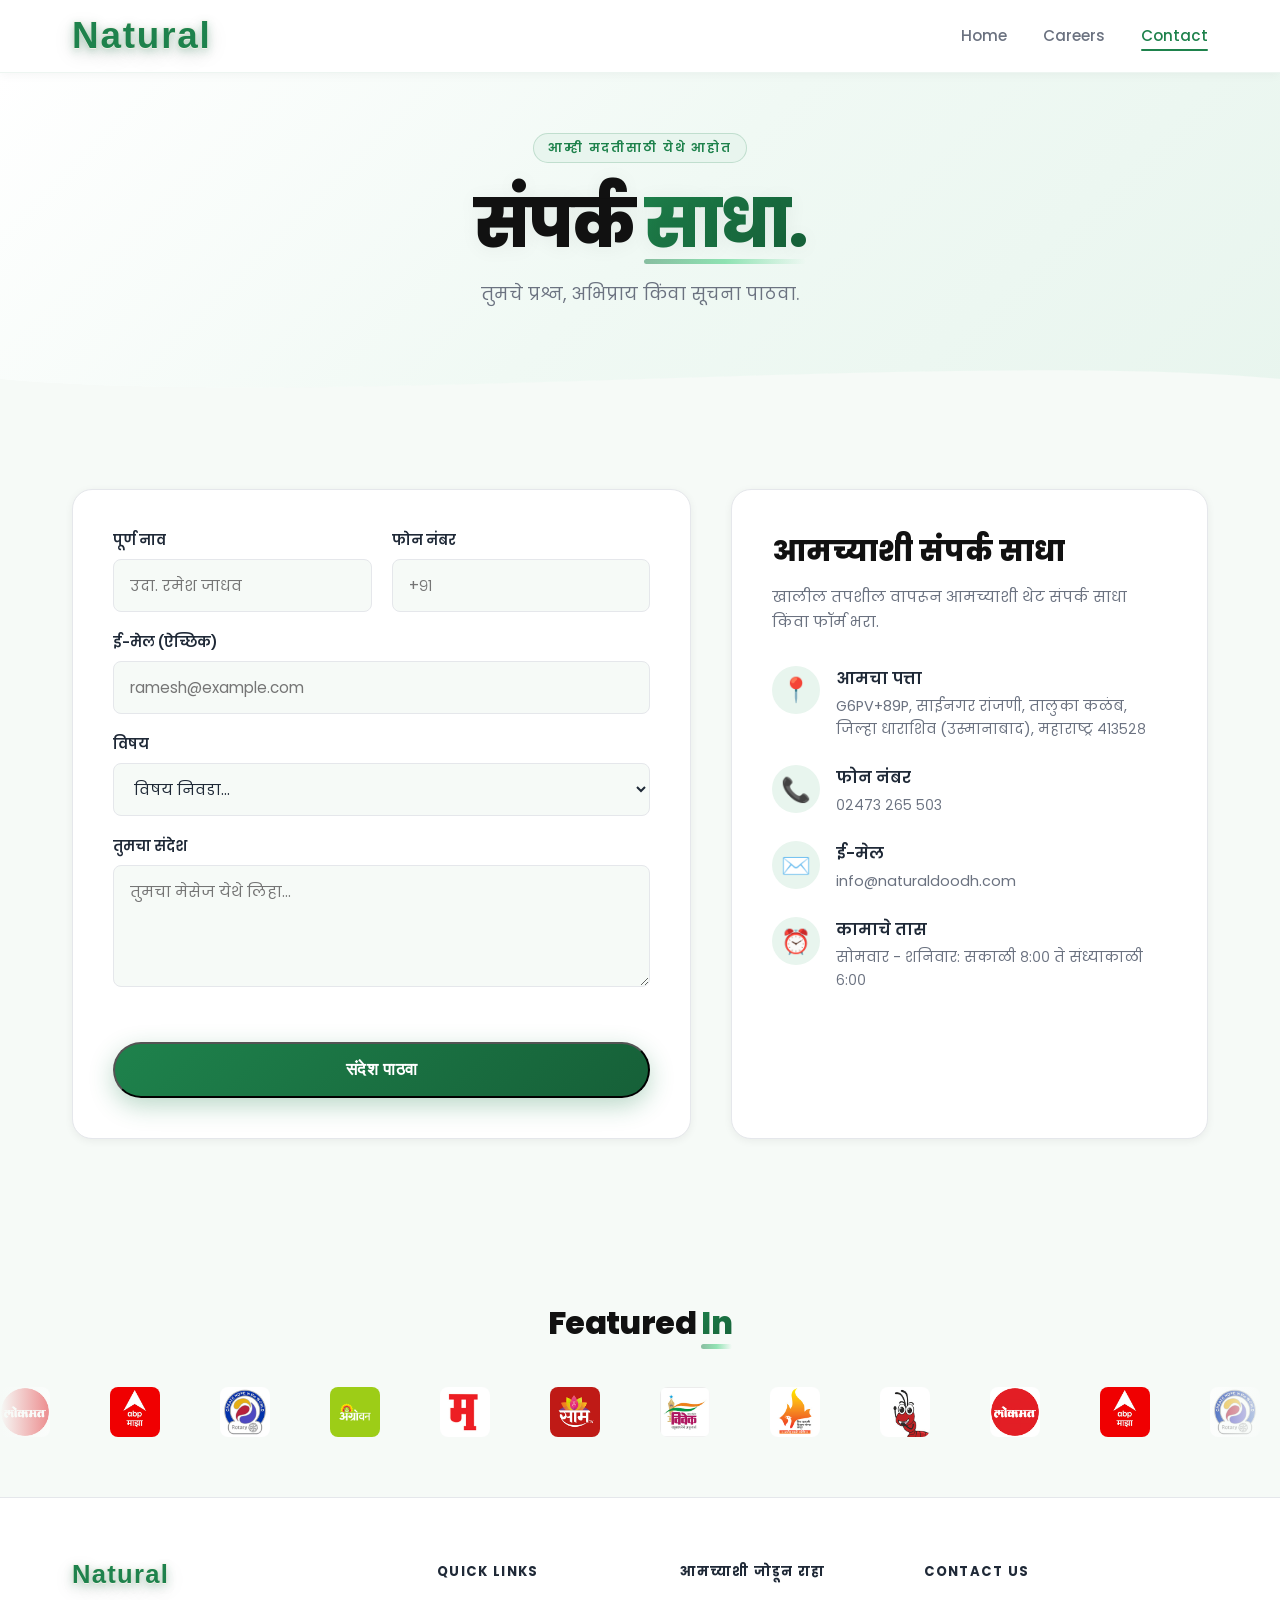
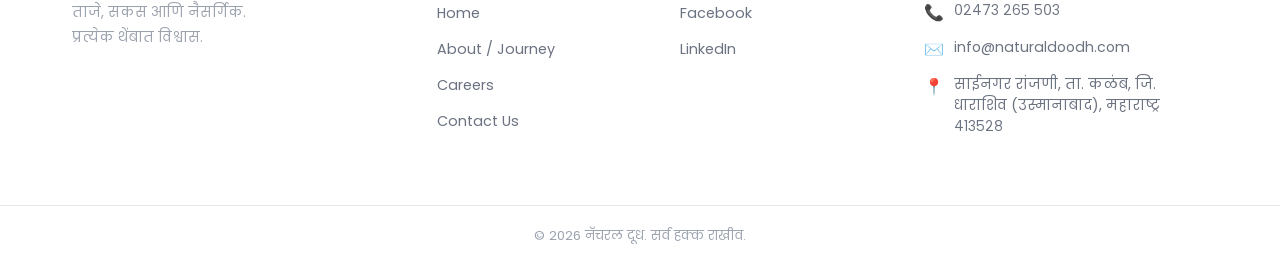
<file: inquiry.html>
<!DOCTYPE html>
<html lang="mr">

<head>
    <meta charset="UTF-8" />
    <meta name="viewport" content="width=device-width, initial-scale=1.0" />
    <title>नॅचरल दूध – संपर्क साधा</title>
    <meta name="description"
        content="नॅचरल दूध – आमच्याशी संपर्क साधा. तुमचे प्रश्न आणि अभिप्राय आमच्यासाठी महत्त्वाचे आहेत." />
    <link rel="preconnect" href="https://fonts.googleapis.com" />
    <link rel="preconnect" href="https://fonts.gstatic.com" crossorigin />
    <link href="https://fonts.googleapis.com/css2?family=Poppins:wght@300;400;500;600;700;800&display=swap"
        rel="stylesheet" />
    <link rel="stylesheet" href="styles.css" />

    <!-- Cloudflare Web Analytics -->
    <script defer src='https://static.cloudflareinsights.com/beacon.min.js'
        data-cf-beacon='{"token": "YOUR_ANALYTICS_TOKEN_HERE"}'></script>
    <!-- End Cloudflare Web Analytics -->

    <!-- Cloudflare Turnstile -->
    <script src="https://challenges.cloudflare.com/turnstile/v0/api.js" async defer></script>
</head>

<body class="page-inquiry">

    <!-- ═══════════════════════════ HEADER ═══════════════════════════ -->
    <header class="header" id="header">
        <div class="container header-inner">
            <!-- Logo -->
            <a href="index.html" class="logo-wordmark" aria-label="Natural Milk Home">Natural</a>

            <!-- Nav -->
            <nav class="nav" aria-label="Primary navigation">
                <a href="index.html" class="nav-link" id="nav-home">Home</a>
                <a href="careers.html" class="nav-link" id="nav-careers">Careers</a>
                <a href="inquiry.html" class="nav-link active" id="nav-contact">Contact</a>
            </nav>
        </div>
    </header>

    <main>
        <!-- ═══════════════════════════ PAGE HERO ═══════════════════════════ -->
        <section class="page-hero">
            <div class="container text-center">
                <p class="hero-eyebrow">आम्ही मदतीसाठी येथे आहोत</p>
                <h1 class="hero-headline">संपर्क <span class="hero-headline-accent">साधा.</span></h1>
                <p class="hero-sub ml-auto mr-auto">तुमचे प्रश्न, अभिप्राय किंवा सूचना पाठवा.</p>
            </div>
            <div class="hero-wave mt-40" aria-hidden="true">
                <svg viewBox="0 0 1440 60" preserveAspectRatio="none" xmlns="http://www.w3.org/2000/svg">
                    <path d="M0,30 C360,60 1080,0 1440,30 L1440,60 L0,60 Z" fill="#f6faf7" />
                </svg>
            </div>
        </section>

        <!-- ═══════════════════════════ CONTACT MODULE ═══════════════════════════ -->
        <section class="contact-section">
            <div class="container contact-grid">

                <!-- Contact Form Left Column -->
                <div class="contact-form-card">
                    <form class="inquiry-form" id="google-form" method="POST">
                        <div class="form-row">
                            <div class="form-group">
                                <label for="name">पूर्ण नाव</label>
                                <input type="text" id="name" name="name" placeholder="उदा. रमेश जाधव" required />
                            </div>
                            <div class="form-group">
                                <label for="phone">फोन नंबर</label>
                                <input type="tel" id="phone" name="phone" placeholder="+९१" required />
                            </div>
                        </div>

                        <div class="form-group">
                            <label for="email">ई-मेल (ऐच्छिक)</label>
                            <input type="email" id="email" name="email" placeholder="ramesh@example.com" />
                        </div>

                        <div class="form-group">
                            <label for="subject">विषय</label>
                            <select id="subject" name="subject" required>
                                <option value="" disabled selected>विषय निवडा...</option>
                                <option value="product_inquiry">उत्पादनाची चौकशी</option>
                                <option value="delivery_issue">वितरण समस्या</option>
                                <option value="feedback">अभिप्राय / सूचना</option>
                                <option value="other">इतर</option>
                            </select>
                        </div>

                        <div class="form-group">
                            <label for="message">तुमचा संदेश</label>
                            <textarea id="message" name="message" rows="4" placeholder="तुमचा मेसेज येथे लिहा..."
                                required></textarea>
                        </div>

                        <!-- Cloudflare Turnstile Widget -->
                        <div class="form-group" style="align-items: flex-start; margin-top: 5px;">
                            <div class="cf-turnstile" data-sitekey="YOUR_TURNSTILE_SITEKEY_HERE"></div>
                        </div>

                        <button type="submit" class="btn-primary w-full" id="submit-btn" style="position: relative;">
                            <span id="btn-text">संदेश पाठवा</span>
                        </button>
                        <p id="form-status"
                            style="margin-top: 15px; font-weight: 500; text-align: center; display: none;"></p>
                    </form>
                </div>

                <!-- Contact Info Right Column -->
                <div class="contact-info-card">
                    <h2 class="form-title">आमच्याशी संपर्क साधा</h2>
                    <p class="form-desc">खालील तपशील वापरून आमच्याशी थेट संपर्क साधा किंवा फॉर्म भरा.</p>

                    <div class="contact-detail-list">
                        <div class="detail-item">
                            <div class="detail-icon">📍</div>
                            <div>
                                <h4>आमचा पत्ता</h4>
                                <p>G6PV+89P, साईनगर रांजणी, तालुका कळंब, जिल्हा धाराशिव (उस्मानाबाद), महाराष्ट्र ४१३५२८
                                </p>
                            </div>
                        </div>

                        <div class="detail-item">
                            <div class="detail-icon">📞</div>
                            <div>
                                <h4>फोन नंबर</h4>
                                <p><a href="tel:02473265503">०२४७३ २६५ ५०३</a></p>
                            </div>
                        </div>

                        <div class="detail-item">
                            <div class="detail-icon">✉️</div>
                            <div>
                                <h4>ई-मेल</h4>
                                <p><a href="mailto:info@naturaldoodh.com">info@naturaldoodh.com</a></p>
                            </div>
                        </div>

                        <div class="detail-item">
                            <div class="detail-icon">⏰</div>
                            <div>
                                <h4>कामाचे तास</h4>
                                <p>सोमवार - शनिवार: सकाळी ८:०० ते संध्याकाळी ६:००</p>
                            </div>
                        </div>
                    </div>
                </div>

            </div>
        </section>
    </main>

    <!-- Google Apps Script JS Handler -->
    <script>
        const scriptURL = 'https://script.google.com/macros/s/AKfycbyHrN3PWCglVi45H_-uue7WCAhcQy-c2DQ09sum3Iv7cCqHWVMHwk7e71AqXjZusBUC2g/exec';
        const form = document.getElementById('google-form');
        const btnText = document.getElementById('btn-text');
        const submitBtn = document.getElementById('submit-btn');
        const formStatus = document.getElementById('form-status');

        form.addEventListener('submit', e => {
            e.preventDefault();

            // Show loading state
            btnText.innerText = 'पाठवत आहे...';
            submitBtn.disabled = true;
            submitBtn.style.opacity = '0.7';

            // Ensure data is sent correctly so Apps Script reads e.parameter
            const data = new URLSearchParams();
            for (const pair of new FormData(form)) {
                data.append(pair[0], pair[1]);
            }

            fetch(scriptURL, {
                method: 'POST',
                body: data
            })
                .then(response => {
                    // With no-cors, response is opaque, we just assume success if it didn't throw network error
                    formStatus.innerText = '✅ तुमचा संदेश यशस्वीरीत्या पाठवला आहे!';
                    formStatus.style.color = 'var(--green)';
                    formStatus.style.display = 'block';
                    form.reset();
                })
                .catch(error => {
                    formStatus.innerText = '❌ काहीतरी तांत्रिक अडचण आली. कृपया पुन्हा प्रयत्न करा.';
                    formStatus.style.color = 'red';
                    formStatus.style.display = 'block';
                    console.error('Error!', error.message);
                })
                .finally(() => {
                    // Reset button state
                    btnText.innerText = 'संदेश पाठवा';
                    submitBtn.disabled = false;
                    submitBtn.style.opacity = '1';

                    // Hide success message after 5 seconds
                    setTimeout(() => {
                        formStatus.style.display = 'none';
                    }, 5000);
                });
        });
    </script>

    <!-- ═══════════════════════════ FEATURED IN ═══════════════════════════ -->
    <section class="featured-in">
        <div class="container text-center">
            <h2 class="section-title text-center" style="margin-bottom: 40px; font-size: 2rem;">Featured <span
                    class="hero-headline-accent">In</span></h2>
        </div>
        <div class="marquee-wrapper">
            <div class="marquee-group">
                <img src="assets/lokmat.jpg" alt="Lokmat" class="featured-logo" />
                <img src="assets/abp_maza.jpg" alt="ABP Maza" class="featured-logo" />
                <img src="assets/rotaryculb_kalamb.jpg" alt="Rotary Club Kalamb" class="featured-logo" />
                <img src="assets/agrowon.jpg" alt="Agrowon" class="featured-logo" />
                <img src="assets/marathi.jpg" alt="Marathi" class="featured-logo" />
                <img src="assets/samtv.jpg" alt="Saam TV" class="featured-logo" />
                <img src="assets/vivek.jpg" alt="Vivek" class="featured-logo" />
                <img src="assets/rswl.jpg" alt="RSWL" class="featured-logo" />
                <img src="assets/chinimandi2.jpg" alt="Chinimandi" class="featured-logo" />
            </div>
            <div class="marquee-group" aria-hidden="true">
                <img src="assets/lokmat.jpg" alt="Lokmat" class="featured-logo" />
                <img src="assets/abp_maza.jpg" alt="ABP Maza" class="featured-logo" />
                <img src="assets/rotaryculb_kalamb.jpg" alt="Rotary Club Kalamb" class="featured-logo" />
                <img src="assets/agrowon.jpg" alt="Agrowon" class="featured-logo" />
                <img src="assets/marathi.jpg" alt="Marathi" class="featured-logo" />
                <img src="assets/samtv.jpg" alt="Saam TV" class="featured-logo" />
                <img src="assets/vivek.jpg" alt="Vivek" class="featured-logo" />
                <img src="assets/rswl.jpg" alt="RSWL" class="featured-logo" />
                <img src="assets/chinimandi2.jpg" alt="Chinimandi" class="featured-logo" />
            </div>
        </div>
    </section>

    <!-- ═══════════════════════════ FOOTER ═══════════════════════════ -->
    <footer class="footer" id="contact-footer">
        <div class="container footer-inner">

            <div class="footer-brand">
                <a href="index.html" class="logo-wordmark footer-wordmark">Natural</a>
                <p class="footer-tagline">ताजे, सकस आणि नैसर्गिक.<br />प्रत्येक थेंबात विश्वास.</p>
            </div>

            <div class="footer-col">
                <h4 class="footer-heading">Quick Links</h4>
                <ul class="footer-links">
                    <li><a href="index.html" id="footer-home">Home</a></li>
                    <li><a href="journey.html" id="footer-about">About / Journey</a></li>
                    <li><a href="careers.html" id="footer-careers">Careers</a></li>
                    <li><a href="inquiry.html" id="footer-contact">Contact Us</a></li>
                </ul>
            </div>

            <div class="footer-col">
                <h4 class="footer-heading">आमच्याशी जोडून राहा</h4>
                <ul class="footer-links">
                    <li><a href="https://www.facebook.com/NaturalDairyProduct/" target="_blank" rel="noopener"
                            id="footer-facebook">Facebook</a></li>
                    <li><a href="https://www.linkedin.com/company/natural-sugar-and-allied-industries-ltd-ranjani/?originalSubdomain=in"
                            target="_blank" rel="noopener" id="footer-linkedin">LinkedIn</a></li>
                </ul>
            </div>

            <div class="footer-col">
                <h4 class="footer-heading">Contact Us</h4>
                <ul class="footer-contact-list">
                    <li>
                        <span class="contact-icon">📞</span>
                        <a href="tel:02473265503" id="footer-phone">०२४७३ २६५ ५०३</a>
                    </li>
                    <li>
                        <span class="contact-icon">✉️</span>
                        <a href="mailto:info@naturaldoodh.com" id="footer-email">info@naturaldoodh.com</a>
                    </li>
                    <li>
                        <span class="contact-icon">📍</span>
                        <span>साईनगर रांजणी, ता. कळंब, जि. धाराशिव (उस्मानाबाद), महाराष्ट्र ४१३५२८</span>
                    </li>
                </ul>
            </div>

        </div>

        <div class="footer-bottom">
            <div class="container">
                <p>&copy; 2026 नॅचरल दूध. सर्व हक्क राखीव.</p>
            </div>
        </div>
    </footer>

    <!-- Milk Drop Animation Script -->
    <script src="script.js"></script>
</body>

</html>
</file>
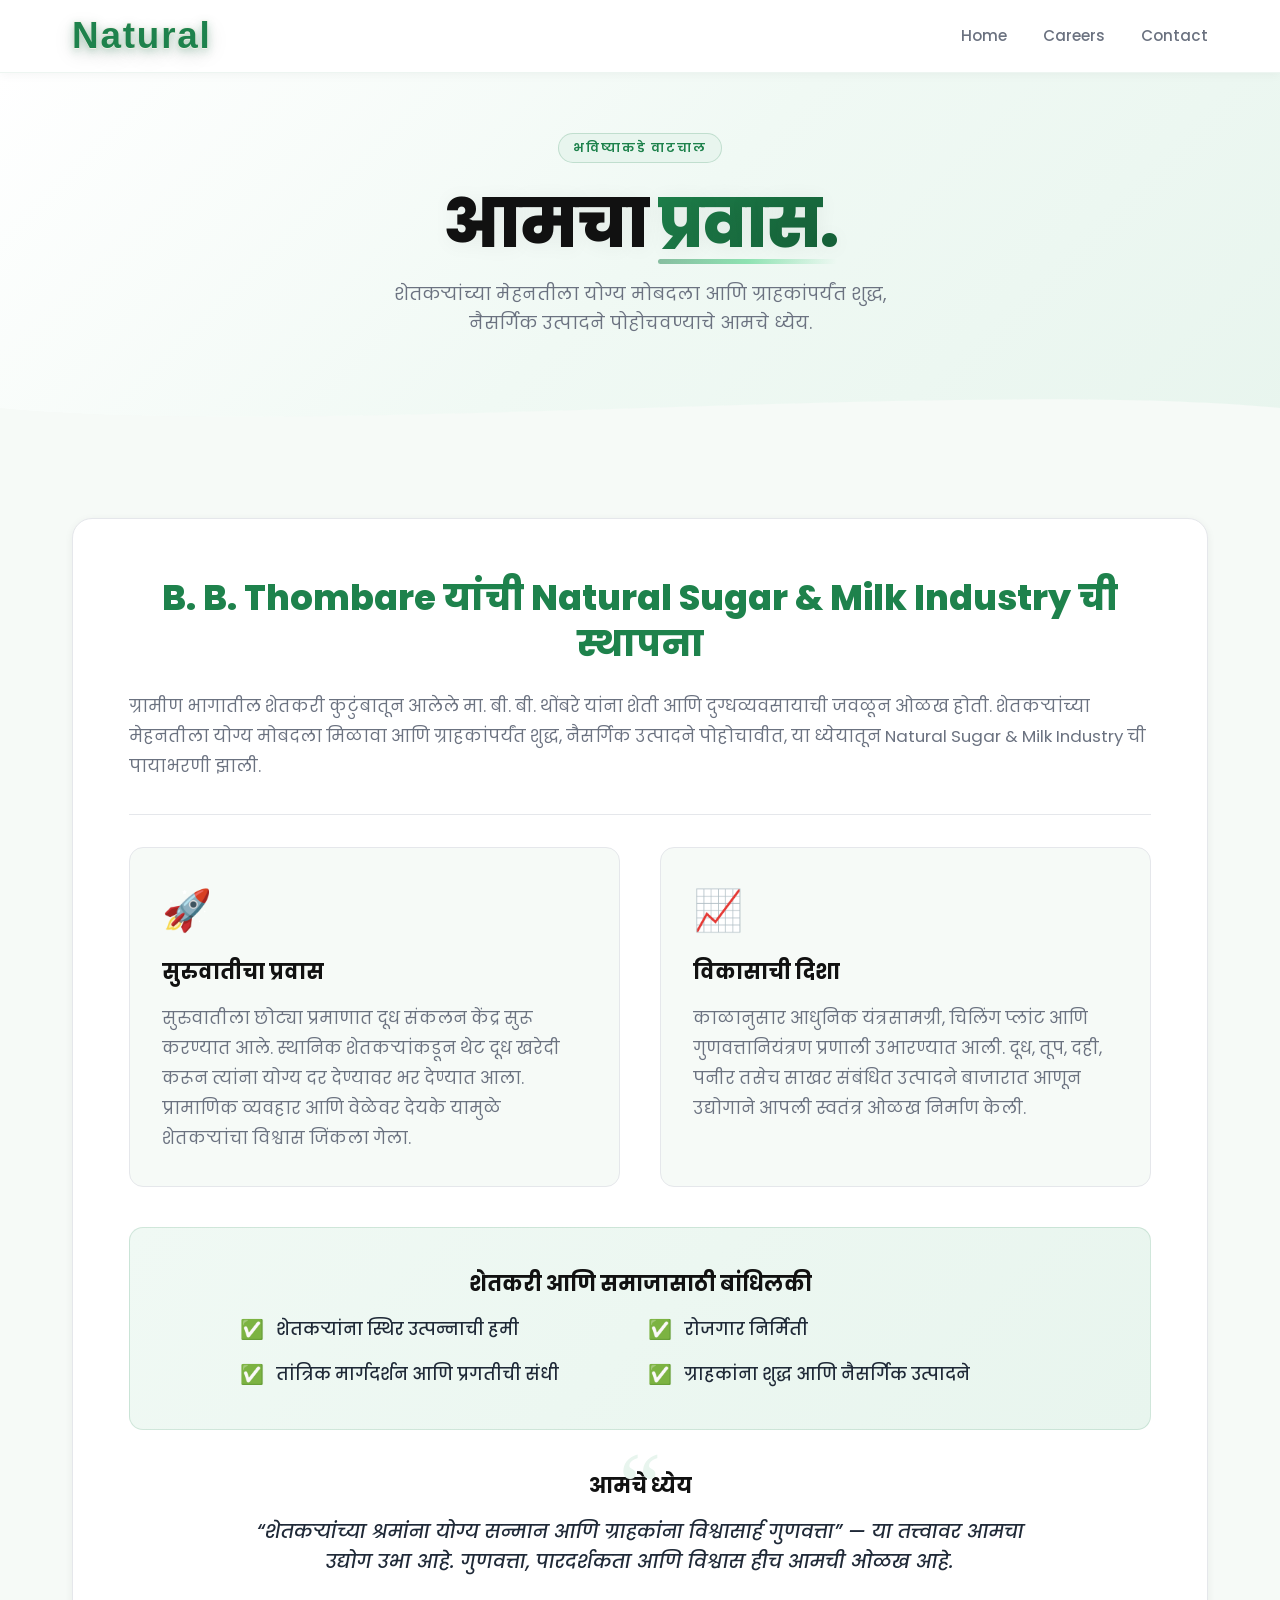
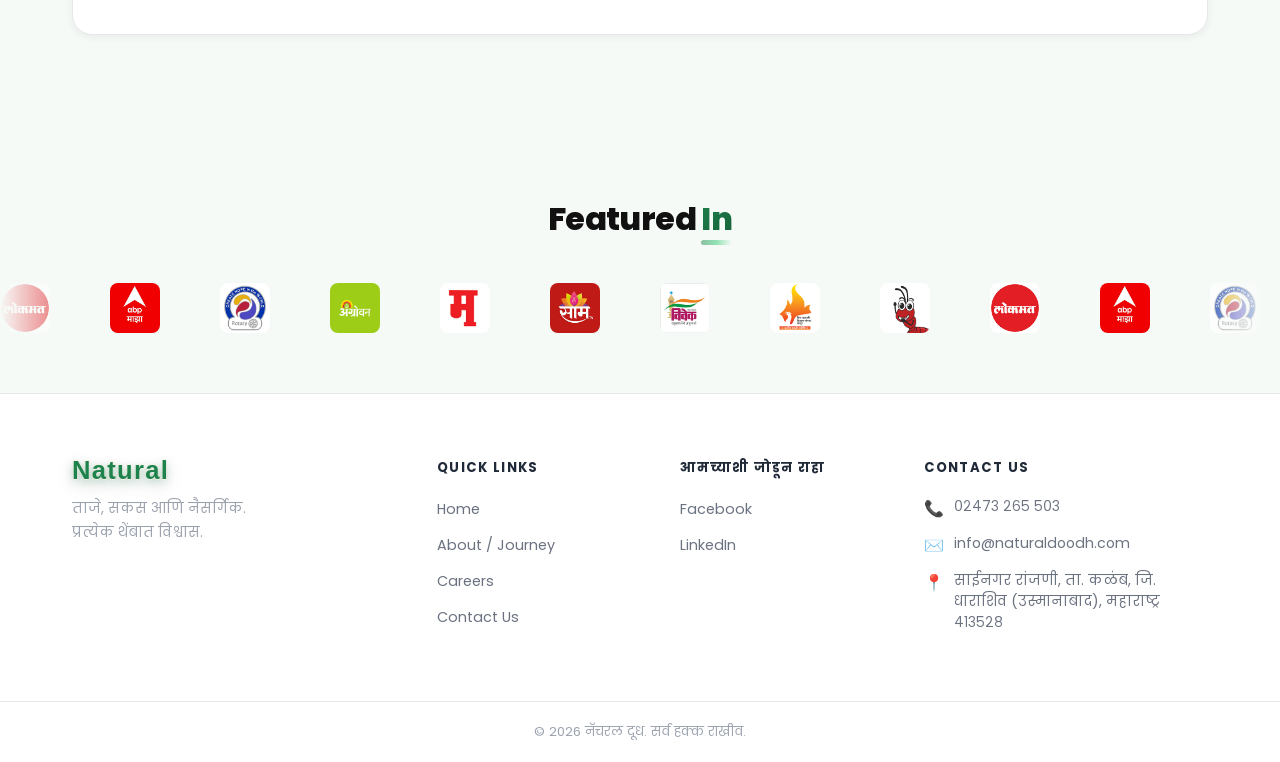
<file: journey.html>
<!DOCTYPE html>
<html lang="mr">

<head>
    <meta charset="UTF-8" />
    <meta name="viewport" content="width=device-width, initial-scale=1.0" />
    <title>नॅचरल दूध – आमचा प्रवास (Our Journey)</title>
    <meta name="description"
        content="B. B. Thombare यांची Natural Sugar & Milk Industry ची स्थापना. आमचा प्रवास वाचा." />
    <link rel="preconnect" href="https://fonts.googleapis.com" />
    <link rel="preconnect" href="https://fonts.gstatic.com" crossorigin />
    <link href="https://fonts.googleapis.com/css2?family=Poppins:wght@300;400;500;600;700;800&display=swap"
        rel="stylesheet" />
    <link rel="stylesheet" href="styles.css" />

    <!-- Cloudflare Web Analytics -->
    <script defer src='https://static.cloudflareinsights.com/beacon.min.js'
        data-cf-beacon='{"token": "YOUR_ANALYTICS_TOKEN_HERE"}'></script>
    <!-- End Cloudflare Web Analytics -->
</head>

<body class="page-journey">

    <!-- ═══════════════════════════ HEADER ═══════════════════════════ -->
    <header class="header" id="header">
        <div class="container header-inner">
            <!-- Logo -->
            <a href="index.html" class="logo-wordmark" aria-label="Natural Milk Home">Natural</a>

            <!-- Nav -->
            <nav class="nav" aria-label="Primary navigation">
                <a href="index.html" class="nav-link" id="nav-home">Home</a>
                <a href="careers.html" class="nav-link" id="nav-careers">Careers</a>
                <a href="inquiry.html" class="nav-link" id="nav-contact">Contact</a>
            </nav>
        </div>
    </header>

    <main>
        <!-- ═══════════════════════════ PAGE HERO ═══════════════════════════ -->
        <section class="page-hero">
            <div class="container text-center">
                <p class="hero-eyebrow">भविष्याकडे वाटचाल</p>
                <h1 class="hero-headline">आमचा <span class="hero-headline-accent">प्रवास.</span></h1>
                <p class="hero-sub ml-auto mr-auto max-w-500">शेतकऱ्यांच्या मेहनतीला योग्य मोबदला आणि ग्राहकांपर्यंत
                    शुद्ध, नैसर्गिक उत्पादने पोहोचवण्याचे आमचे ध्येय.</p>
            </div>
            <div class="hero-wave mt-40" aria-hidden="true">
                <svg viewBox="0 0 1440 60" preserveAspectRatio="none" xmlns="http://www.w3.org/2000/svg">
                    <path d="M0,30 C360,60 1080,0 1440,30 L1440,60 L0,60 Z" fill="#f6faf7" />
                </svg>
            </div>
        </section>

        <!-- ═══════════════════════════ JOURNEY MODULE ═══════════════════════════ -->
        <section class="journey-section">
            <div class="container">
                <div class="journey-card">
                    <h2 class="journey-title text-center">B. B. Thombare यांची Natural Sugar & Milk Industry ची स्थापना
                    </h2>
                    <p class="journey-text border-bottom">ग्रामीण भागातील शेतकरी कुटुंबातून आलेले मा. बी. बी. थोंबरे
                        यांना शेती आणि दुग्धव्यवसायाची जवळून ओळख होती. शेतकऱ्यांच्या मेहनतीला योग्य मोबदला मिळावा आणि
                        ग्राहकांपर्यंत शुद्ध, नैसर्गिक उत्पादने पोहोचावीत, या ध्येयातून Natural Sugar & Milk Industry ची
                        पायाभरणी झाली.</p>

                    <div class="journey-grid">
                        <div class="journey-grid-item">
                            <div class="journey-icon">🚀</div>
                            <h3 class="journey-subtitle">सुरुवातीचा प्रवास</h3>
                            <p class="journey-text">सुरुवातीला छोट्या प्रमाणात दूध संकलन केंद्र सुरू करण्यात आले.
                                स्थानिक शेतकऱ्यांकडून थेट दूध खरेदी करून त्यांना योग्य दर देण्यावर भर देण्यात आला.
                                प्रामाणिक व्यवहार आणि वेळेवर देयके यामुळे शेतकऱ्यांचा विश्वास जिंकला गेला.</p>
                        </div>

                        <div class="journey-grid-item">
                            <div class="journey-icon">📈</div>
                            <h3 class="journey-subtitle">विकासाची दिशा</h3>
                            <p class="journey-text">काळानुसार आधुनिक यंत्रसामग्री, चिलिंग प्लांट आणि गुणवत्तानियंत्रण
                                प्रणाली उभारण्यात आली. दूध, तूप, दही, पनीर तसेच साखर संबंधित उत्पादने बाजारात आणून
                                उद्योगाने आपली स्वतंत्र ओळख निर्माण केली.</p>
                        </div>
                    </div>

                    <div class="journey-box mt-40">
                        <h3 class="journey-subtitle text-center">शेतकरी आणि समाजासाठी बांधिलकी</h3>
                        <ul class="journey-list">
                            <li><span class="journey-list-icon">✅</span>शेतकऱ्यांना स्थिर उत्पन्नाची हमी</li>
                            <li><span class="journey-list-icon">✅</span>रोजगार निर्मिती</li>
                            <li><span class="journey-list-icon">✅</span>तांत्रिक मार्गदर्शन आणि प्रगतीची संधी</li>
                            <li><span class="journey-list-icon">✅</span>ग्राहकांना शुद्ध आणि नैसर्गिक उत्पादने</li>
                        </ul>
                    </div>

                    <div class="journey-quote mt-40 text-center">
                        <h3 class="journey-subtitle">आमचे ध्येय</h3>
                        <p class="journey-quote-text">“शेतकऱ्यांच्या श्रमांना योग्य सन्मान आणि ग्राहकांना विश्वासार्ह
                            गुणवत्ता” — या तत्त्वावर आमचा उद्योग उभा आहे. गुणवत्ता, पारदर्शकता आणि विश्वास हीच आमची ओळख
                            आहे.</p>
                    </div>

                </div>
            </div>
        </section>

        <!-- ═══════════════════════════ FEATURED IN ═══════════════════════════ -->
        <section class="featured-in">
            <div class="container text-center">
                <h2 class="section-title text-center" style="margin-bottom: 40px; font-size: 2rem;">Featured <span
                        class="hero-headline-accent">In</span></h2>
            </div>
            <div class="marquee-wrapper">
                <div class="marquee-group">
                    <img src="assets/lokmat.jpg" alt="Lokmat" class="featured-logo" />
                    <img src="assets/abp_maza.jpg" alt="ABP Maza" class="featured-logo" />
                    <img src="assets/rotaryculb_kalamb.jpg" alt="Rotary Club Kalamb" class="featured-logo" />
                    <img src="assets/agrowon.jpg" alt="Agrowon" class="featured-logo" />
                    <img src="assets/marathi.jpg" alt="Marathi" class="featured-logo" />
                    <img src="assets/samtv.jpg" alt="Saam TV" class="featured-logo" />
                    <img src="assets/vivek.jpg" alt="Vivek" class="featured-logo" />
                    <img src="assets/rswl.jpg" alt="RSWL" class="featured-logo" />
                    <img src="assets/chinimandi2.jpg" alt="Chinimandi" class="featured-logo" />
                </div>
                <div class="marquee-group" aria-hidden="true">
                    <img src="assets/lokmat.jpg" alt="Lokmat" class="featured-logo" />
                    <img src="assets/abp_maza.jpg" alt="ABP Maza" class="featured-logo" />
                    <img src="assets/rotaryculb_kalamb.jpg" alt="Rotary Club Kalamb" class="featured-logo" />
                    <img src="assets/agrowon.jpg" alt="Agrowon" class="featured-logo" />
                    <img src="assets/marathi.jpg" alt="Marathi" class="featured-logo" />
                    <img src="assets/samtv.jpg" alt="Saam TV" class="featured-logo" />
                    <img src="assets/vivek.jpg" alt="Vivek" class="featured-logo" />
                    <img src="assets/rswl.jpg" alt="RSWL" class="featured-logo" />
                    <img src="assets/chinimandi2.jpg" alt="Chinimandi" class="featured-logo" />
                </div>
            </div>
        </section>

    </main>

    <!-- ═══════════════════════════ FOOTER ═══════════════════════════ -->
    <footer class="footer" id="contact-footer">
        <div class="container footer-inner">

            <div class="footer-brand">
                <a href="index.html" class="logo-wordmark footer-wordmark">Natural</a>
                <p class="footer-tagline">ताजे, सकस आणि नैसर्गिक.<br />प्रत्येक थेंबात विश्वास.</p>
            </div>

            <div class="footer-col">
                <h4 class="footer-heading">Quick Links</h4>
                <ul class="footer-links">
                    <li><a href="index.html" id="footer-home">Home</a></li>
                    <li><a href="journey.html" id="footer-about">About / Journey</a></li>
                    <li><a href="careers.html" id="footer-careers">Careers</a></li>
                    <li><a href="inquiry.html" id="footer-contact">Contact Us</a></li>
                </ul>
            </div>

            <div class="footer-col">
                <h4 class="footer-heading">आमच्याशी जोडून राहा</h4>
                <ul class="footer-links">
                    <li><a href="https://www.facebook.com/NaturalDairyProduct/" target="_blank" rel="noopener"
                            id="footer-facebook">Facebook</a></li>
                    <li><a href="https://www.linkedin.com/company/natural-sugar-and-allied-industries-ltd-ranjani/?originalSubdomain=in"
                            target="_blank" rel="noopener" id="footer-linkedin">LinkedIn</a></li>
                </ul>
            </div>

            <div class="footer-col">
                <h4 class="footer-heading">Contact Us</h4>
                <ul class="footer-contact-list">
                    <li>
                        <span class="contact-icon">📞</span>
                        <a href="tel:02473265503" id="footer-phone">०२४७३ २६५ ५०३</a>
                    </li>
                    <li>
                        <span class="contact-icon">✉️</span>
                        <a href="mailto:info@naturaldoodh.com" id="footer-email">info@naturaldoodh.com</a>
                    </li>
                    <li>
                        <span class="contact-icon">📍</span>
                        <span>साईनगर रांजणी, ता. कळंब, जि. धाराशिव (उस्मानाबाद), महाराष्ट्र ४१३५२८</span>
                    </li>
                </ul>
            </div>

        </div>

        <div class="footer-bottom">
            <div class="container">
                <p>&copy; 2026 नॅचरल दूध. सर्व हक्क राखीव.</p>
            </div>
        </div>
    </footer>

    <!-- Milk Drop Animation Script -->
    <script src="script.js"></script>
</body>

</html>
</file>
<file: styles.css>
/* ══════════════════════════════════════════════════
   नॅचरल दूध – Premium Dairy Landing Page Styles
   ══════════════════════════════════════════════════ */

/* ─── TOKENS ─────────────────────────────────────── */
:root {
  --green-accent: #2ecc71;
  --green: #1E824C;
  --green-dark: #166038;
  --green-light: #e8f5ee;
  --green-glow: rgba(30, 130, 76, 0.18);
  --brown: #7C5842;
  --brown-light: #f5ede6;
  --white: #ffffff;
  --off-white: #f6faf7;
  --grey-100: #f3f4f6;
  --grey-200: #e5e7eb;
  --grey-400: #9ca3af;
  --grey-600: #6b7280;
  --grey-800: #1f2937;
  --black: #111111;

  --font: 'Poppins', 'Noto Sans Devanagari', sans-serif;
  --radius-sm: 8px;
  --radius-md: 14px;
  --radius-lg: 20px;
  --radius-pill: 50px;
  --radius-xl: 28px;

  --shadow-sm: 0 2px 8px rgba(0, 0, 0, .06);
  --shadow-md: 0 8px 30px rgba(0, 0, 0, .10);
  --shadow-green: 0 8px 28px rgba(30, 130, 76, .22);
  --shadow-float: 0 20px 60px rgba(0, 0, 0, .14), 0 6px 18px rgba(0, 0, 0, .08);
  --shadow-lg: 0 20px 60px rgba(0, 0, 0, .12);
  --shadow-glow: 0 0 40px rgba(30, 130, 76, 0.15);

  --transition: 0.35s cubic-bezier(.4, 0, .2, 1);
  --transition-fast: 0.2s ease;
  --max-w: 1200px;
}

/* ─── RESET & BASE ────────────────────────────────── */
*,
*::before,
*::after {
  box-sizing: border-box;
  margin: 0;
  padding: 0;
}

html {
  scroll-behavior: smooth;
  font-size: 16px;
}

body {
  font-family: var(--font);
  background: var(--white);
  color: var(--grey-800);
  -webkit-font-smoothing: antialiased;
  overflow-x: hidden;
}

img {
  display: block;
  max-width: 100%;
}

a {
  text-decoration: none;
  color: inherit;
}

ul {
  list-style: none;
}

/* ─── CONTAINER ──────────────────────────────────── */
.container {
  width: 100%;
  max-width: var(--max-w);
  margin: 0 auto;
  padding: 0 32px;
}

/* ─── BUTTONS ─────────────────────────────────────── */
.btn-primary {
  display: inline-flex;
  align-items: center;
  justify-content: center;
  gap: 10px;
  padding: 16px 42px;
  background: linear-gradient(135deg, var(--green) 0%, var(--green-dark) 100%);
  color: var(--white);
  border-radius: var(--radius-pill);
  font-size: 1.05rem;
  font-weight: 600;
  letter-spacing: .03em;
  box-shadow: 0 8px 24px rgba(30, 130, 76, 0.3), 0 0 0 0 rgba(30, 130, 76, 0.4);
  transition: all var(--transition);
  cursor: pointer;
  position: relative;
  overflow: hidden;
}

.btn-primary::before {
  content: '';
  position: absolute;
  top: 0;
  left: -100%;
  width: 100%;
  height: 100%;
  background: linear-gradient(90deg, transparent, rgba(255,255,255,0.2), transparent);
  transition: left 0.5s ease;
}

.btn-primary:hover {
  transform: translateY(-3px);
  box-shadow: 0 14px 40px rgba(30, 130, 76, 0.45), 0 0 20px rgba(30, 130, 76, 0.2);
}

.btn-primary:hover::before {
  left: 100%;
}

.btn-primary:active {
  transform: translateY(-1px);
}

.btn-product {
  display: inline-block;
  padding: 10px 24px;
  background: linear-gradient(135deg, var(--green) 0%, var(--green-dark) 100%);
  color: var(--white);
  border-radius: var(--radius-pill);
  font-size: .85rem;
  font-weight: 600;
  letter-spacing: .02em;
  box-shadow: 0 4px 14px rgba(30, 130, 76, .25);
  transition: all var(--transition);
  margin-top: auto;
  align-self: flex-start;
  position: relative;
  overflow: hidden;
}

.btn-product::after {
  content: '';
  position: absolute;
  top: 50%;
  left: 50%;
  width: 0;
  height: 0;
  background: rgba(255,255,255,0.15);
  border-radius: 50%;
  transform: translate(-50%, -50%);
  transition: width 0.4s ease, height 0.4s ease;
}

.btn-product:hover {
  transform: translateY(-3px);
  box-shadow: 0 8px 20px rgba(30, 130, 76, .35);
}

.btn-product:hover::after {
  width: 200px;
  height: 200px;
}

/* Vacancy Button & Animation */
.vacancy-btn-wrap {
  margin-top: 32px;
}

.btn-vacancy {
  font-family: Impact, 'Arial Narrow', Arial, sans-serif;
  letter-spacing: 1px;
  font-size: 1.25rem;
  text-transform: uppercase;
  padding: 12px 36px;
  animation: pulseVacancy 2s infinite ease-in-out;
}

@keyframes pulseVacancy {
  0% {
    transform: scale(1);
    box-shadow: 0 0 0 0 rgba(30, 130, 76, 0.4);
  }

  50% {
    transform: scale(1.05);
    box-shadow: 0 0 0 15px rgba(30, 130, 76, 0);
  }

  100% {
    transform: scale(1);
    box-shadow: 0 0 0 0 rgba(30, 130, 76, 0);
  }
}

/* ══════════════════════════════════════════════════
   HEADER
   ══════════════════════════════════════════════════ */
.header {
  position: sticky;
  top: 0;
  z-index: 100;
  background: rgba(255, 255, 255, .92);
  -webkit-backdrop-filter: blur(20px) saturate(180%);
  backdrop-filter: blur(20px) saturate(180%);
  border-bottom: 1px solid rgba(30, 130, 76, 0.08);
  transition: all var(--transition);
  box-shadow: 0 2px 10px rgba(0, 0, 0, 0.04);
}

.header.scrolled,
.header:hover {
  box-shadow: 0 4px 20px rgba(0, 0, 0, 0.08), 0 0 0 1px rgba(30, 130, 76, 0.05);
  background: rgba(255, 255, 255, .95);
}

.header-inner {
  display: flex;
  align-items: center;
  justify-content: space-between;
  height: 72px;
}

/* Logo wordmark */
.logo-wordmark {
  font-family: Impact, 'Arial Narrow', Arial, sans-serif;
  font-size: 2.3rem;
  font-weight: 900;
  color: var(--green);
  letter-spacing: .05em;
  line-height: 1;
  text-decoration: none;
  /* Milky white border around letters */
  -webkit-text-stroke: 2.5px rgba(255, 252, 245, 0.95);
  paint-order: stroke fill;
  /* Layered drop shadow for depth */
  text-shadow:
    0 1px 0 rgba(255, 252, 245, 0.6),
    0 3px 8px rgba(30, 130, 76, 0.35),
    0 6px 20px rgba(0, 0, 0, 0.18);
  transition: all var(--transition);
  position: relative;
}

.logo-wordmark::after {
  content: '';
  position: absolute;
  bottom: -4px;
  left: 0;
  width: 0;
  height: 3px;
  background: linear-gradient(90deg, var(--green), var(--green-accent));
  border-radius: 2px;
  transition: width var(--transition);
}

.logo-wordmark:hover {
  color: var(--green-dark);
  text-shadow:
    0 1px 0 rgba(255, 252, 245, 0.6),
    0 4px 12px rgba(30, 130, 76, 0.45),
    0 8px 24px rgba(0, 0, 0, 0.22);
  transform: scale(1.03);
}

.logo-wordmark:hover::after {
  width: 100%;
}

.footer-wordmark {
  font-size: 1.6rem;
  display: inline-block;
  margin-bottom: 12px;
}

.logo-icon {
  flex-shrink: 0;
  filter: drop-shadow(0 2px 6px rgba(30, 130, 76, .25));
}

.logo-text {
  display: flex;
  flex-direction: column;
  line-height: 1.1;
}

.logo-main {
  font-size: 1.2rem;
  font-weight: 800;
  color: var(--green);
  letter-spacing: -.01em;
}

.logo-sub {
  font-size: .78rem;
  font-weight: 500;
  color: var(--brown);
  letter-spacing: .04em;
  text-transform: uppercase;
}

/* Nav */
.nav {
  display: flex;
  align-items: center;
  gap: 36px;
}

.nav-link {
  font-size: .95rem;
  font-weight: 500;
  color: var(--grey-600);
  position: relative;
  padding-bottom: 2px;
  transition: color var(--transition);
}

.nav-link::after {
  content: '';
  position: absolute;
  bottom: -2px;
  left: 0;
  width: 0;
  height: 2px;
  border-radius: 2px;
  background: var(--green);
  transition: width var(--transition);
}

.nav-link:hover,
.nav-link.active {
  color: var(--green);
}

.nav-link:hover::after,
.nav-link.active::after {
  width: 100%;
}

/* ══════════════════════════════════════════════════
   HERO
   ══════════════════════════════════════════════════ */
.hero {
  position: relative;
  background: linear-gradient(135deg, #ffffff 0%, #f0f9f4 40%, #e8f5ee 100%);
  padding: 28px 0 0;
  overflow: hidden;
}

.hero::after {
  content: '';
  position: absolute;
  top: -50%;
  right: -20%;
  width: 800px;
  height: 800px;
  background: radial-gradient(circle, rgba(46, 204, 113, 0.08) 0%, transparent 70%);
  border-radius: 50%;
  pointer-events: none;
  animation: heroGlowFloat 8s ease-in-out infinite;
}

@keyframes heroGlowFloat {
  0%, 100% {
    transform: translate(0, 0) scale(1);
  }
  50% {
    transform: translate(-30px, 20px) scale(1.1);
  }
}

.hero-inner {
  display: grid;
  grid-template-columns: 1fr 1fr;
  align-items: center;
  gap: 48px;
  min-height: 580px;
  padding-bottom: 60px;
}

/* Hero Text */
.hero-eyebrow {
  display: inline-block;
  font-size: .78rem;
  font-weight: 600;
  letter-spacing: .15em;
  text-transform: uppercase;
  color: var(--green);
  background: var(--green-light);
  border: 1px solid rgba(30, 130, 76, .2);
  padding: 5px 14px;
  border-radius: var(--radius-pill);
  margin-bottom: 22px;
}

.hero-headline {
  font-size: clamp(2.6rem, 5.5vw, 4.2rem);
  font-weight: 800;
  line-height: 1.15;
  color: var(--black);
  letter-spacing: -.03em;
  margin-bottom: 18px;
  text-shadow: 0 2px 20px rgba(0, 0, 0, 0.06);
}

.hero-headline-accent {
  color: var(--green);
  position: relative;
  display: inline-block;
  background: linear-gradient(135deg, var(--green) 0%, var(--green-dark) 100%);
  -webkit-background-clip: text;
  -webkit-text-fill-color: transparent;
  background-clip: text;
}

.hero-headline-accent::after {
  content: '';
  position: absolute;
  bottom: -2px;
  left: 0;
  width: 100%;
  height: 5px;
  background: linear-gradient(90deg, var(--green), var(--green-accent), transparent);
  border-radius: 4px;
  opacity: .5;
  animation: accentGlow 3s ease-in-out infinite;
}

@keyframes accentGlow {
  0%, 100% {
    opacity: 0.4;
    transform: scaleX(1);
  }
  50% {
    opacity: 0.7;
    transform: scaleX(1.05);
  }
}

.hero-sub {
  font-size: 1.1rem;
  color: var(--grey-600);
  font-weight: 400;
  margin-bottom: 36px;
  line-height: 1.65;
  max-width: 420px;
}

/* Trust badges */
.hero-badges {
  display: flex;
  flex-wrap: wrap;
  gap: 12px;
  margin-top: 32px;
}

.badge {
  display: flex;
  align-items: center;
  gap: 8px;
  font-size: .85rem;
  font-weight: 500;
  color: var(--grey-700);
  background: linear-gradient(135deg, #ffffff 0%, #f8fffb 100%);
  border: 1px solid rgba(30, 130, 76, 0.15);
  border-radius: var(--radius-pill);
  padding: 8px 16px;
  box-shadow: 0 3px 12px rgba(30, 130, 76, 0.08);
  transition: all var(--transition-fast);
}

.badge:hover {
  transform: translateY(-2px);
  box-shadow: 0 6px 18px rgba(30, 130, 76, 0.15);
  border-color: rgba(30, 130, 76, 0.3);
}

.badge-icon {
  font-size: 1.1rem;
  filter: drop-shadow(0 2px 4px rgba(0, 0, 0, 0.1));
}

/* ─── HERO VISUAL: 2 floating pouches + cow deco ──── */
.hero-visual {
  position: relative;
  display: flex;
  align-items: flex-end;
  justify-content: center;
  height: 560px;
  perspective: 1200px;
}

/* Ambient radial glow behind products */
.hero-glow {
  position: absolute;
  width: 420px;
  height: 420px;
  background: radial-gradient(ellipse,
      rgba(30, 130, 76, .20) 0%,
      rgba(30, 130, 76, .06) 50%,
      transparent 72%);
  border-radius: 50%;
  top: 52%;
  left: 50%;
  transform: translate(-50%, -50%);
  pointer-events: none;
  animation: pulseGlow 4.5s ease-in-out infinite;
  z-index: 0;
}

@keyframes pulseGlow {

  0%,
  100% {
    opacity: .75;
    transform: translate(-50%, -50%) scale(1);
  }

  50% {
    opacity: 1;
    transform: translate(-50%, -50%) scale(1.14);
  }
}

/* ── Cow decorative element ─────────────────────── */
.cow-deco {
  position: absolute;
  top: 20px;
  left: 50%;
  transform: translateX(-46%);
  z-index: 1;
  animation: floatCow 6s ease-in-out infinite;
  pointer-events: none;
}

.cow-deco img {
  width: 220px;
  object-fit: contain;
  opacity: 0.88;
  filter:
    drop-shadow(0 18px 40px rgba(30, 130, 76, .18)) drop-shadow(0 6px 14px rgba(0, 0, 0, .10));
  border-radius: 18px;
}

@keyframes floatCow {

  0%,
  100% {
    transform: translateX(-46%) translateY(0px) rotate(-1deg);
  }

  50% {
    transform: translateX(-46%) translateY(-10px) rotate(1deg);
  }
}

/* ── Milk deco – beside the cow ─────────────────── */
.milk-deco {
  top: 20px;
  left: 50%;
  transform: translateX(95%);
  animation-name: floatMilkDeco;
  animation-duration: 6.4s;
  animation-delay: 0.6s;
}

.milk-deco img {
  width: 180px;
}

@keyframes floatMilkDeco {

  0%,
  100% {
    transform: translateX(95%) translateY(0px) rotate(1deg);
  }

  50% {
    transform: translateX(95%) translateY(-10px) rotate(-1deg);
  }
}

/* ── Shared pouch wrapper ───────────────────────── */
.pouch-wrap {
  position: absolute;
  bottom: 0;
  transform-origin: bottom center;
}

/* ── BIG pouch – slot 1 of 4, far left ─────────────
   malai.png · largest · bottom: 0 (lowest) */
.pouch-big {
  left: 0%;
  bottom: 0;
  z-index: 4;
  animation: floatBig 5s ease-in-out infinite;
}

.pouch-big .pouch-img {
  width: 200px;
  filter:
    drop-shadow(0 36px 64px rgba(0, 0, 0, .28)) drop-shadow(0 12px 24px rgba(0, 0, 0, .16)) drop-shadow(0 4px 8px rgba(30, 130, 76, .12));
  border-radius: 14px;
}

@keyframes floatBig {

  0%,
  100% {
    transform: translateY(0px) rotate(-3deg);
  }

  50% {
    transform: translateY(-20px) rotate(-1deg);
  }
}

/* ── SMALL pouch – slot 4 of 4, far right ─────────
   curd.png · raised higher & bigger in proportion */
.pouch-small {
  left: 77%;
  bottom: 160px;
  z-index: 1;
  animation: floatSmall 5.6s ease-in-out infinite 0.8s;
}

.pouch-small .pouch-img {
  width: 195px;
  filter:
    drop-shadow(0 30px 56px rgba(0, 0, 0, .24)) drop-shadow(0 10px 20px rgba(0, 0, 0, .13)) drop-shadow(0 3px 6px rgba(30, 130, 76, .10));
  border-radius: 14px;
}

@keyframes floatSmall {

  0%,
  100% {
    transform: translateY(0px) rotate(8deg);
  }

  50% {
    transform: translateY(-14px) rotate(10deg);
  }
}

/* ── MID pouch – slot 2 of 4, left-centre ─────────
   pp.png · raised high (bottom: 90px) */
.pouch-mid {
  left: 26%;
  bottom: 90px;
  z-index: 3;
  animation: floatMid 4.8s ease-in-out infinite 1.4s;
}

.pouch-mid .pouch-img {
  width: 175px;
  filter:
    drop-shadow(0 30px 56px rgba(0, 0, 0, .25)) drop-shadow(0 10px 20px rgba(0, 0, 0, .14)) drop-shadow(0 4px 8px rgba(30, 130, 76, .11));
  border-radius: 13px;
}

@keyframes floatMid {

  0%,
  100% {
    transform: translateY(0px) rotate(-1deg);
  }

  50% {
    transform: translateY(-18px) rotate(1deg);
  }
}

/* ── EXTRA pouch – slot 3 of 4, right-centre ──────
   1234.png · low again (bottom: 20px) */
.pouch-extra {
  left: 52%;
  bottom: 20px;
  z-index: 2;
  animation: floatExtra 5.2s ease-in-out infinite 2s;
}

.pouch-extra .pouch-img {
  width: 165px;
  filter:
    drop-shadow(0 28px 52px rgba(0, 0, 0, .24)) drop-shadow(0 9px 18px rgba(0, 0, 0, .13)) drop-shadow(0 3px 7px rgba(30, 130, 76, .10));
  border-radius: 12px;
}

@keyframes floatExtra {

  0%,
  100% {
    transform: translateY(0px) rotate(5deg);
  }

  50% {
    transform: translateY(-14px) rotate(3deg);
  }
}

/* Decorative dots pattern */
.hero::before {
  content: '';
  position: absolute;
  right: -80px;
  top: -80px;
  width: 420px;
  height: 420px;
  background-image: radial-gradient(circle, rgba(30, 130, 76, .08) 1.5px, transparent 1.5px);
  background-size: 22px 22px;
  border-radius: 50%;
  pointer-events: none;
}

/* Hero Wave */
.hero-wave {
  position: relative;
  margin-top: 0;
  line-height: 0;
}

.hero-wave svg {
  width: 100%;
  height: 60px;
  display: block;
}

/* ══════════════════════════════════════════════════
   PRODUCTS
   ══════════════════════════════════════════════════ */
.products {
  background: var(--off-white);
  padding: 90px 0 100px;
}

/* Section Header */
.section-header {
  text-align: center;
  margin-bottom: 56px;
}

.section-eyebrow {
  display: inline-block;
  font-size: .78rem;
  font-weight: 600;
  letter-spacing: .15em;
  text-transform: uppercase;
  color: var(--green);
  margin-bottom: 12px;
}

.section-title {
  font-size: clamp(1.9rem, 4vw, 2.8rem);
  font-weight: 800;
  color: var(--black);
  letter-spacing: -.02em;
  margin-bottom: 12px;
}

.section-sub {
  font-size: 1rem;
  color: var(--grey-400);
  max-width: 460px;
  margin: 0 auto;
  line-height: 1.7;
}

/* Products Grid: 2 columns */
.products-grid {
  display: grid;
  grid-template-columns: 1fr 1fr;
  gap: 24px;
}

/* Product Card — horizontal layout */
.product-card {
  display: flex;
  align-items: center;
  gap: 24px;
  background: var(--white);
  border-radius: var(--radius-lg);
  padding: 28px;
  box-shadow: 0 4px 16px rgba(0, 0, 0, 0.06);
  border: 1px solid var(--grey-200);
  transition: all var(--transition);
  overflow: hidden;
  position: relative;
}

.product-card::before {
  content: '';
  position: absolute;
  top: 0;
  left: 0;
  width: 5px;
  height: 100%;
  background: linear-gradient(180deg, var(--green), var(--green-accent));
  border-radius: 0 4px 4px 0;
  opacity: 0;
  transition: all var(--transition);
  transform: scaleX(0);
  transform-origin: left;
}

.product-card::after {
  content: '';
  position: absolute;
  top: 0;
  left: 0;
  width: 100%;
  height: 100%;
  background: linear-gradient(135deg, rgba(30, 130, 76, 0.03) 0%, transparent 50%);
  opacity: 0;
  transition: opacity var(--transition);
  pointer-events: none;
}

.product-card:hover {
  transform: translateY(-8px);
  box-shadow: 0 20px 50px rgba(0, 0, 0, 0.12), 0 0 0 1px rgba(30, 130, 76, .15);
}

.product-card:hover::before {
  opacity: 1;
  transform: scaleX(1);
}

.product-card:hover::after {
  opacity: 1;
}

.product-img-wrap {
  flex-shrink: 0;
  width: 120px;
  height: 120px;
  border-radius: var(--radius-md);
  background: var(--green-light);
  display: flex;
  align-items: center;
  justify-content: center;
  overflow: hidden;
  transition: transform var(--transition);
}

.product-card:hover .product-img-wrap {
  transform: scale(1.04);
}

.product-img {
  width: 110px;
  height: 110px;
  object-fit: contain;
  transition: transform var(--transition);
}

.product-card:hover .product-img {
  transform: scale(1.07);
}

.product-info {
  display: flex;
  flex-direction: column;
  gap: 6px;
  flex: 1;
  min-width: 0;
}

.product-tag {
  display: inline-block;
  font-size: .7rem;
  font-weight: 700;
  letter-spacing: .1em;
  text-transform: uppercase;
  color: var(--green);
  background: var(--green-light);
  border-radius: var(--radius-pill);
  padding: 3px 10px;
  align-self: flex-start;
}

.product-name {
  font-size: 1.1rem;
  font-weight: 700;
  color: var(--black);
  line-height: 1.3;
}

.product-desc {
  font-size: .83rem;
  color: var(--grey-600);
  line-height: 1.6;
  display: -webkit-box;
  -webkit-line-clamp: 2;
  -webkit-box-orient: vertical;
  overflow: hidden;
}

/* ══════════════════════════════════════════════════
   FOOTER
   ══════════════════════════════════════════════════ */
.footer {
  background: var(--white);
  border-top: 1px solid var(--grey-200);
  padding-top: 64px;
}

.footer-inner {
  display: grid;
  grid-template-columns: 1.6fr 1fr 1fr 1.4fr;
  gap: 40px;
  padding-bottom: 56px;
}

.footer-brand .logo {
  margin-bottom: 16px;
}

.footer-tagline {
  font-size: .88rem;
  color: var(--grey-400);
  line-height: 1.75;
}

.footer-heading {
  font-size: .82rem;
  font-weight: 700;
  letter-spacing: .1em;
  text-transform: uppercase;
  color: var(--grey-800);
  margin-bottom: 18px;
}

.footer-links li+li {
  margin-top: 11px;
}

.footer-links a {
  font-size: .9rem;
  color: var(--grey-600);
  transition: color var(--transition);
}

.footer-links a:hover {
  color: var(--green);
}

.footer-contact-list li {
  display: flex;
  align-items: flex-start;
  gap: 10px;
  font-size: .88rem;
  color: var(--grey-600);
  margin-bottom: 12px;
}

.footer-contact-list a {
  color: var(--grey-600);
  transition: color var(--transition);
}

.footer-contact-list a:hover {
  color: var(--green);
}

.contact-icon {
  flex-shrink: 0;
  font-size: 1rem;
}

.footer-bottom {
  border-top: 1px solid var(--grey-200);
  padding: 20px 0;
}

.footer-bottom p {
  font-size: .82rem;
  color: var(--grey-400);
  text-align: center;
}

/* ══════════════════════════════════════════════════
   INNER PAGES: PAGE HERO
   ══════════════════════════════════════════════════ */
.page-hero {
  position: relative;
  background: linear-gradient(135deg, #ffffff 0%, #f0f9f4 50%, #e8f5ee 100%);
  padding: 60px 0 0;
  overflow: hidden;
}

/* ══════════════════════════════════════════════════
   INQUIRY PAGE
   ══════════════════════════════════════════════════ */
.contact-section {
  padding: 80px 0 100px;
  background: var(--off-white);
}

.contact-grid {
  display: grid;
  grid-template-columns: 1.3fr 1fr;
  gap: 40px;
}

.contact-info-card,
.contact-form-card {
  background: var(--white);
  border-radius: var(--radius-lg);
  padding: 40px;
  box-shadow: var(--shadow-sm);
  border: 1px solid var(--grey-200);
}

.form-title {
  font-size: 1.8rem;
  font-weight: 800;
  color: var(--black);
  margin-bottom: 12px;
}

.form-desc {
  font-size: .95rem;
  color: var(--grey-600);
  margin-bottom: 32px;
  line-height: 1.6;
}

.contact-detail-list {
  display: flex;
  flex-direction: column;
  gap: 24px;
}

.detail-item {
  display: flex;
  align-items: flex-start;
  gap: 16px;
}

.detail-icon {
  font-size: 1.5rem;
  background: var(--green-light);
  width: 48px;
  height: 48px;
  display: flex;
  align-items: center;
  justify-content: center;
  border-radius: 50%;
  flex-shrink: 0;
}

.detail-item h4 {
  font-size: 1rem;
  font-weight: 600;
  color: var(--grey-800);
  margin-bottom: 4px;
}

.detail-item p,
.detail-item a {
  font-size: .9rem;
  color: var(--grey-600);
  line-height: 1.6;
}

.detail-item a:hover {
  color: var(--green);
}

/* Forms */
.inquiry-form {
  display: flex;
  flex-direction: column;
  gap: 20px;
}

.form-row {
  display: grid;
  grid-template-columns: 1fr 1fr;
  gap: 20px;
}

.form-group {
  display: flex;
  flex-direction: column;
  gap: 8px;
}

.form-group label {
  font-size: .88rem;
  font-weight: 600;
  color: var(--grey-800);
}

.form-group input,
.form-group select,
.form-group textarea {
  width: 100%;
  padding: 14px 16px;
  border: 1px solid var(--grey-200);
  border-radius: var(--radius-sm);
  background: var(--off-white);
  font-family: inherit;
  font-size: .95rem;
  color: var(--grey-800);
  outline: none;
  transition: border-color var(--transition), box-shadow var(--transition), background var(--transition);
}

.form-group input:focus,
.form-group select:focus,
.form-group textarea:focus {
  background: var(--white);
  border-color: var(--green);
  box-shadow: 0 0 0 4px var(--green-glow);
}

.w-full {
  width: 100%;
  justify-content: center;
  margin-top: 10px;
}

/* ══════════════════════════════════════════════════
   CAREERS PAGE
   ══════════════════════════════════════════════════ */
.careers-section {
  padding: 80px 0 100px;
  background: var(--off-white);
}

.careers-header {
  margin-bottom: 48px;
}

.jobs-grid {
  display: grid;
  grid-template-columns: repeat(auto-fill, minmax(340px, 1fr));
  gap: 24px;
  margin-bottom: 80px;
}

.job-card {
  background: var(--white);
  border-radius: var(--radius-lg);
  padding: 32px;
  box-shadow: var(--shadow-sm);
  border: 1px solid var(--grey-200);
  display: flex;
  flex-direction: column;
  transition: transform var(--transition), box-shadow var(--transition);
}

.job-card:hover {
  transform: translateY(-6px);
  box-shadow: var(--shadow-md), 0 0 0 1px rgba(30, 130, 76, .12);
}

.job-card-header {
  display: flex;
  justify-content: space-between;
  align-items: center;
  margin-bottom: 20px;
}

.job-location {
  font-size: .85rem;
  font-weight: 500;
  color: var(--grey-600);
}

.job-title {
  font-size: 1.3rem;
  font-weight: 700;
  color: var(--black);
  margin-bottom: 12px;
  line-height: 1.3;
}

.job-desc {
  font-size: .95rem;
  color: var(--grey-600);
  margin-bottom: 24px;
  line-height: 1.6;
  flex: 1;
}

.job-card-footer {
  display: flex;
  justify-content: space-between;
  align-items: center;
  border-top: 1px solid var(--grey-200);
  padding-top: 20px;
}

.job-type {
  font-size: .85rem;
  font-weight: 600;
  color: var(--brown);
  background: var(--brown-light);
  padding: 4px 12px;
  border-radius: var(--radius-pill);
}

/* Values Grid */
.values-grid {
  display: grid;
  grid-template-columns: repeat(3, 1fr);
  gap: 32px;
}

.value-item {
  text-align: center;
  background: var(--white);
  padding: 40px 32px;
  border-radius: var(--radius-lg);
  box-shadow: var(--shadow-sm);
}

.value-icon {
  font-size: 3rem;
  margin-bottom: 20px;
}

.value-item h4 {
  font-size: 1.2rem;
  font-weight: 700;
  margin-bottom: 12px;
  color: var(--black);
}

.value-item p {
  font-size: .95rem;
  color: var(--grey-600);
  line-height: 1.6;
}

/* Utilities */
.text-center {
  text-align: center;
}

.ml-auto {
  margin-left: auto;
}

.mr-auto {
  margin-right: auto;
}

.mt-10 {
  margin-top: 10px;
}

.mt-40 {
  margin-top: 40px;
}

.mb-40 {
  margin-bottom: 40px;
}

.py-40 {
  padding-top: 40px;
  padding-bottom: 40px;
}

.max-w-500 {
  max-width: 500px;
}

.d-block {
  display: block;
}

.text-grey-600 {
  color: var(--grey-600);
}

.font-medium {
  font-weight: 500;
}

.link-green-bold {
  color: var(--green);
  text-decoration: underline;
  font-weight: 600;
}

.link-green-bold:hover {
  color: var(--green-dark);
}

/* ══════════════════════════════════════════════════
   JOURNEY PAGE
   ══════════════════════════════════════════════════ */
.journey-section {
  padding: 80px 0 100px;
  background: var(--off-white);
}

.journey-card {
  background: var(--white);
  border-radius: var(--radius-lg);
  padding: 56px;
  box-shadow: var(--shadow-sm);
  border: 1px solid var(--grey-200);
}

.journey-title {
  font-size: clamp(1.6rem, 3vw, 2.2rem);
  font-weight: 800;
  color: var(--green);
  margin-bottom: 24px;
  line-height: 1.3;
}

.journey-subtitle {
  font-size: 1.3rem;
  font-weight: 700;
  color: var(--black);
  margin-bottom: 16px;
}

.journey-text {
  font-size: 1.05rem;
  color: var(--grey-600);
  line-height: 1.8;
}

.border-bottom {
  padding-bottom: 32px;
  border-bottom: 1px solid var(--grey-200);
  margin-bottom: 32px;
}

.journey-grid {
  display: grid;
  grid-template-columns: 1fr 1fr;
  gap: 40px;
}

.journey-grid-item {
  background: var(--off-white);
  padding: 32px;
  border-radius: var(--radius-md);
  border: 1px solid var(--grey-200);
  transition: transform var(--transition), box-shadow var(--transition);
}

.journey-grid-item:hover {
  transform: translateY(-4px);
  box-shadow: var(--shadow-sm);
}

.journey-icon {
  font-size: 2.5rem;
  margin-bottom: 16px;
}

.journey-box {
  background: linear-gradient(135deg, #f0f9f4 0%, #e8f5ee 100%);
  padding: 40px;
  border-radius: var(--radius-md);
  border: 1px solid rgba(30, 130, 76, 0.15);
}

.journey-list {
  display: grid;
  grid-template-columns: 1fr 1fr;
  gap: 16px;
  max-width: 800px;
  margin: 0 auto;
}

.journey-list li {
  display: flex;
  align-items: center;
  gap: 12px;
  font-size: 1.05rem;
  font-weight: 500;
  color: var(--grey-800);
}

.journey-list-icon {
  font-size: 1.2rem;
}

.journey-quote {
  position: relative;
  max-width: 800px;
  margin-left: auto;
  margin-right: auto;
}

.journey-quote::before {
  content: '“';
  position: absolute;
  top: -40px;
  left: 50%;
  transform: translateX(-50%);
  font-size: 6rem;
  font-family: serif;
  color: var(--green-light);
  z-index: 0;
}

.journey-quote-text {
  font-size: 1.2rem;
  font-weight: 500;
  color: var(--grey-800);
  line-height: 1.6;
  font-style: italic;
  position: relative;
  z-index: 1;
}

/* ══════════════════════════════════════════════════
   FEATURED IN MARQUEE
   ══════════════════════════════════════════════════ */
.featured-in {
  padding: 60px 0;
  background: var(--off-white);
}

.marquee-wrapper {
  overflow: hidden;
  white-space: nowrap;
  display: flex;
  position: relative;
  width: 100%;
}

.marquee-wrapper::before,
.marquee-wrapper::after {
  content: '';
  position: absolute;
  top: 0;
  width: 100px;
  height: 100%;
  z-index: 2;
  pointer-events: none;
}

.marquee-wrapper::before {
  left: 0;
  background: linear-gradient(to right, var(--off-white) 0%, transparent 100%);
}

.marquee-wrapper::after {
  right: 0;
  background: linear-gradient(to left, var(--off-white) 0%, transparent 100%);
}

.marquee-group {
  display: flex;
  align-items: center;
  gap: 60px;
  padding-right: 60px;
  animation: scrollMarquee 35s linear infinite;
  flex-shrink: 0;
}

.featured-logo {
  height: 50px;
  width: auto;
  object-fit: contain;
  border-radius: var(--radius-sm);
  transition: transform var(--transition);
}

.featured-logo:hover {
  transform: scale(1.05);
}

@keyframes scrollMarquee {
  0% {
    transform: translateX(0);
  }

  100% {
    transform: translateX(-100%);
  }
}

/* ══════════════════════════════════════════════════
   RESPONSIVE
   ══════════════════════════════════════════════════ */
@media (max-width: 1024px) {
  .footer-inner {
    grid-template-columns: 1fr 1fr;
    gap: 32px;
  }
}

@media (max-width: 800px) {
  .contact-grid {
    grid-template-columns: 1fr;
  }

  .form-row {
    grid-template-columns: 1fr;
  }

  .values-grid {
    grid-template-columns: 1fr;
  }

  .hero-inner {
    grid-template-columns: 1fr;
    text-align: center;
    min-height: unset;
    padding-bottom: 40px;
  }

  .hero-visual {
    height: 380px;
    order: -1;
  }

  .hero-sub {
    max-width: 100%;
  }

  .hero-badges {
    justify-content: center;
  }

  .hero-headline-accent::after {
    left: 50%;
    transform: translateX(-50%);
  }

  /* ── Mobile: cow & milk side by side at top ── */
  .cow-deco {
    top: 8px;
    left: 50%;
    transform: translateX(-110%);
    animation: none;
  }

  .cow-deco img {
    width: 140px;
  }

  .milk-deco {
    top: 8px;
    left: 50%;
    transform: translateX(10%);
    animation: none;
  }

  .milk-deco img {
    width: 128px;
  }

  /* ── Mobile: pouch positions ── */
  .pouch-big {
    left: 2%;
    bottom: 0;
  }

  .pouch-big .pouch-img {
    width: 130px;
  }

  .pouch-mid {
    left: 28%;
    bottom: 60px;
  }

  .pouch-mid .pouch-img {
    width: 115px;
  }

  .pouch-extra {
    left: 52%;
    bottom: 10px;
  }

  .pouch-extra .pouch-img {
    width: 110px;
  }

  .pouch-small {
    left: 72%;
    bottom: 100px;
  }

  .pouch-small .pouch-img {
    width: 118px;
  }

  .products-grid {
    grid-template-columns: 1fr;
  }

  .footer-inner {
    grid-template-columns: 1fr;
    text-align: center;
  }

  .footer-contact-list li {
    justify-content: center;
  }

  .journey-card {
    padding: 32px 24px;
  }

  .journey-grid {
    grid-template-columns: 1fr;
    gap: 24px;
  }

  .journey-list {
    grid-template-columns: 1fr;
  }

  .marquee-group {
    gap: 40px;
    padding-right: 40px;
  }

  .featured-logo {
    height: 40px;
  }
}

@media (max-width: 540px) {
  .container {
    padding: 0 18px;
  }

  .hero {
    padding: 16px 0 0;
  }

  .hero-visual {
    height: 300px;
  }

  /* ── Small phone: cow & milk smaller, stacked ── */
  .cow-deco {
    transform: translateX(-115%);
  }

  .cow-deco img {
    width: 110px;
  }

  .milk-deco {
    transform: translateX(15%);
  }

  .milk-deco img {
    width: 100px;
  }

  /* ── Small phone: pouch sizes ── */
  .pouch-big .pouch-img {
    width: 100px;
  }

  .pouch-mid {
    left: 30%;
    bottom: 40px;
  }

  .pouch-mid .pouch-img {
    width: 90px;
  }

  .pouch-extra {
    left: 55%;
    bottom: 5px;
  }

  .pouch-extra .pouch-img {
    width: 88px;
  }

  .pouch-small {
    left: 74%;
    bottom: 70px;
  }

  .pouch-small .pouch-img {
    width: 92px;
  }

  .btn-primary {
    width: 100%;
    justify-content: center;
  }

  .products {
    padding: 60px 0 70px;
  }

  .nav {
    gap: 20px;
  }

  .footer-inner {
    gap: 28px;
  }

  .marquee-group {
    gap: 30px;
    padding-right: 30px;
  }

  .featured-logo {
    height: 30px;
  }
}

/* ═══════════════════════════ MILK DROP ANIMATION ═══════════════════════════ */
.milk-drop {
  position: fixed;
  background-color: #e3f2fd;
  /* Light blue color to make it visible */
  border-radius: 50%;
  pointer-events: none;
  z-index: 99999;
  box-shadow: 0 0 8px rgba(33, 150, 243, 0.4), 0 2px 5px rgba(0, 0, 0, 0.2);
  transform-origin: center;
  animation: milk-splash var(--duration, 0.6s) cubic-bezier(0.25, 0.46, 0.45, 0.94) forwards;
}

@keyframes milk-splash {
  0% {
    transform: translate(-50%, -50%) scale(1);
    opacity: 1;
  }

  100% {
    transform: translate(calc(-50% + var(--tx)), calc(-50% + var(--ty))) scale(0);
    opacity: 0;
  }
}
</file>
